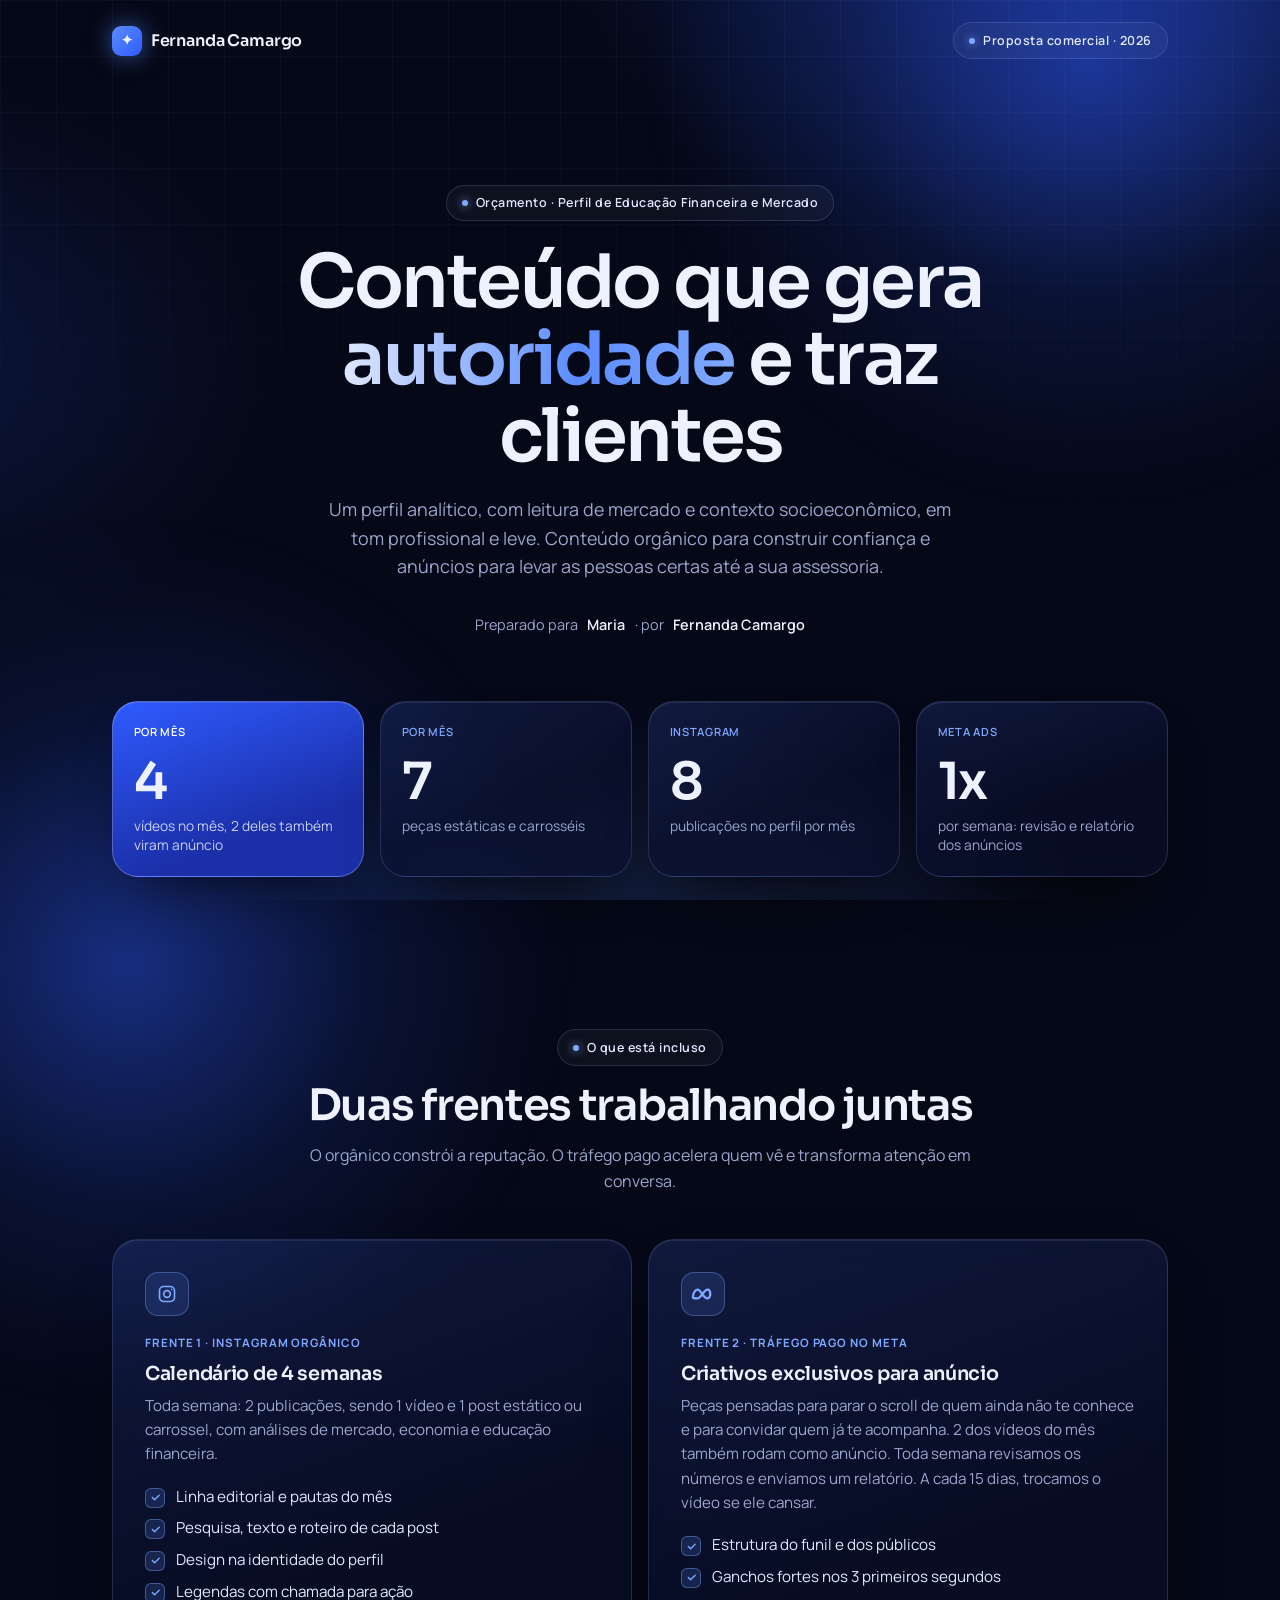
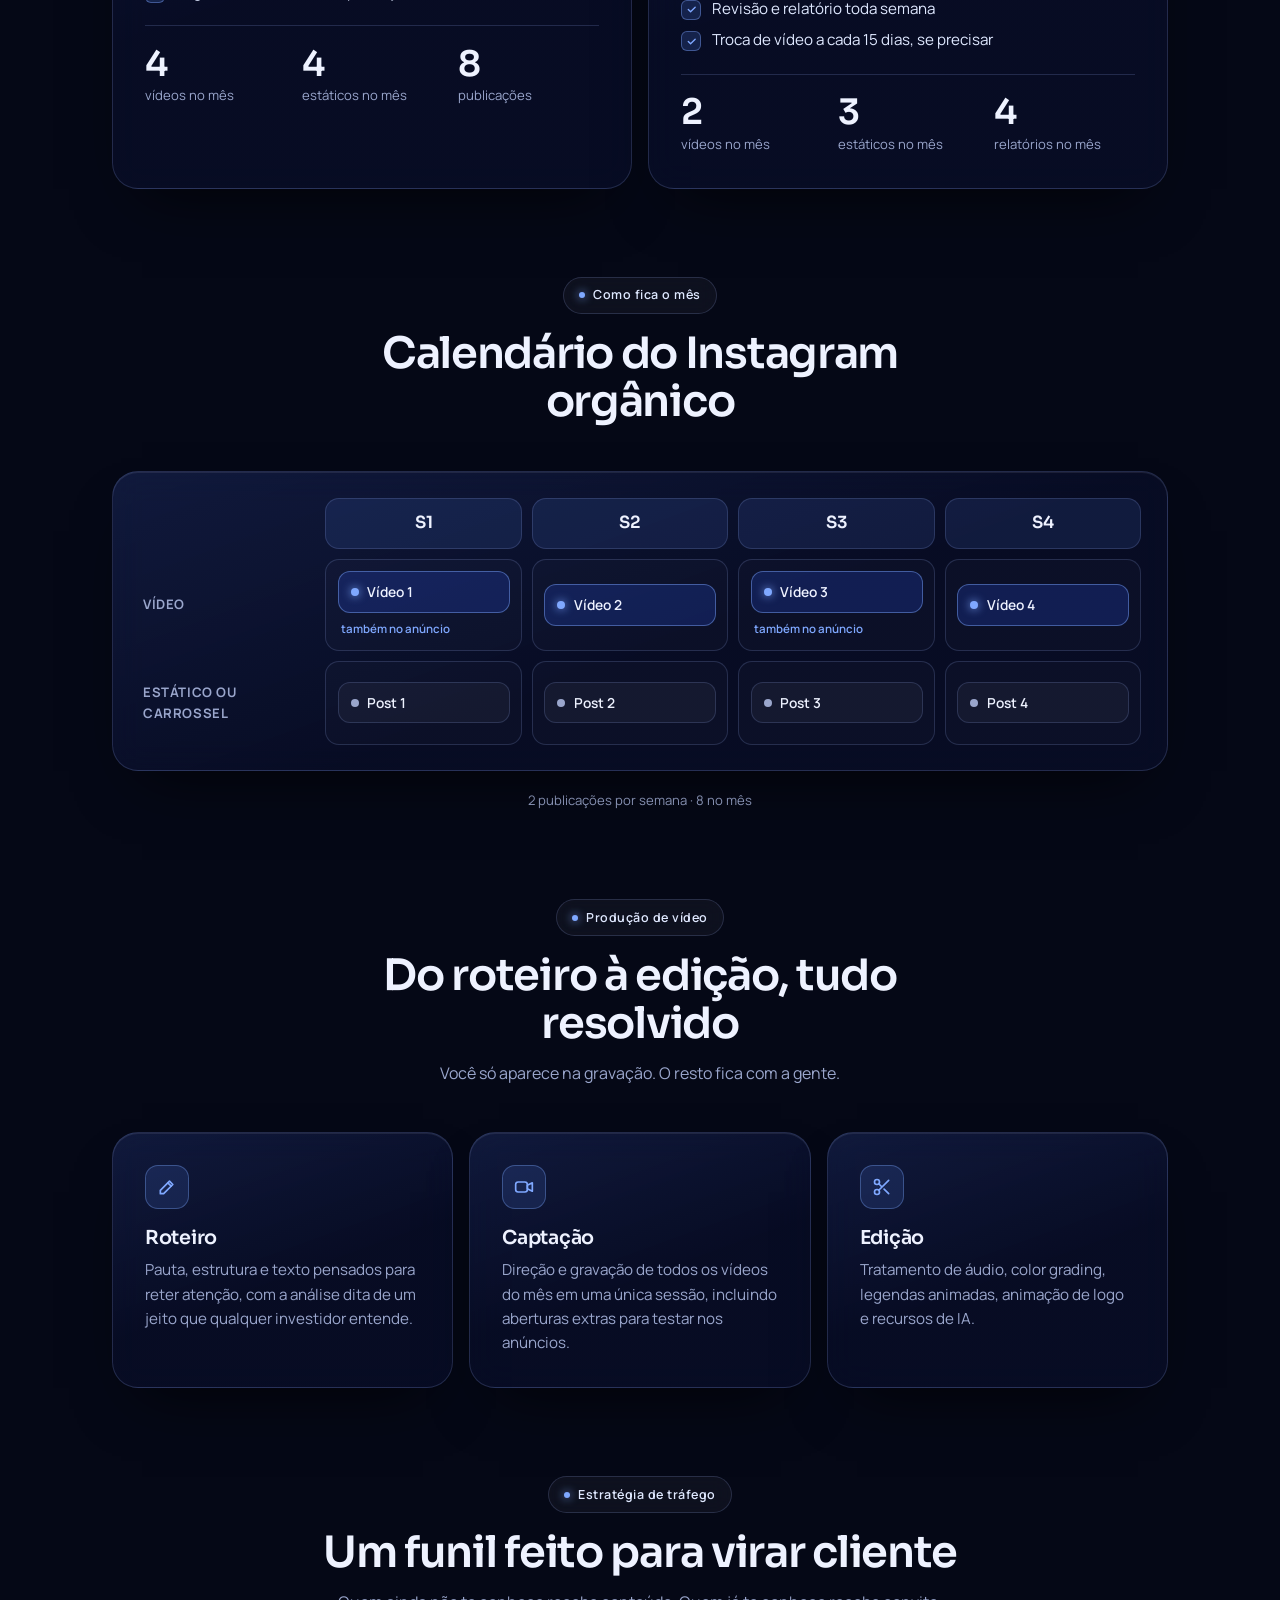
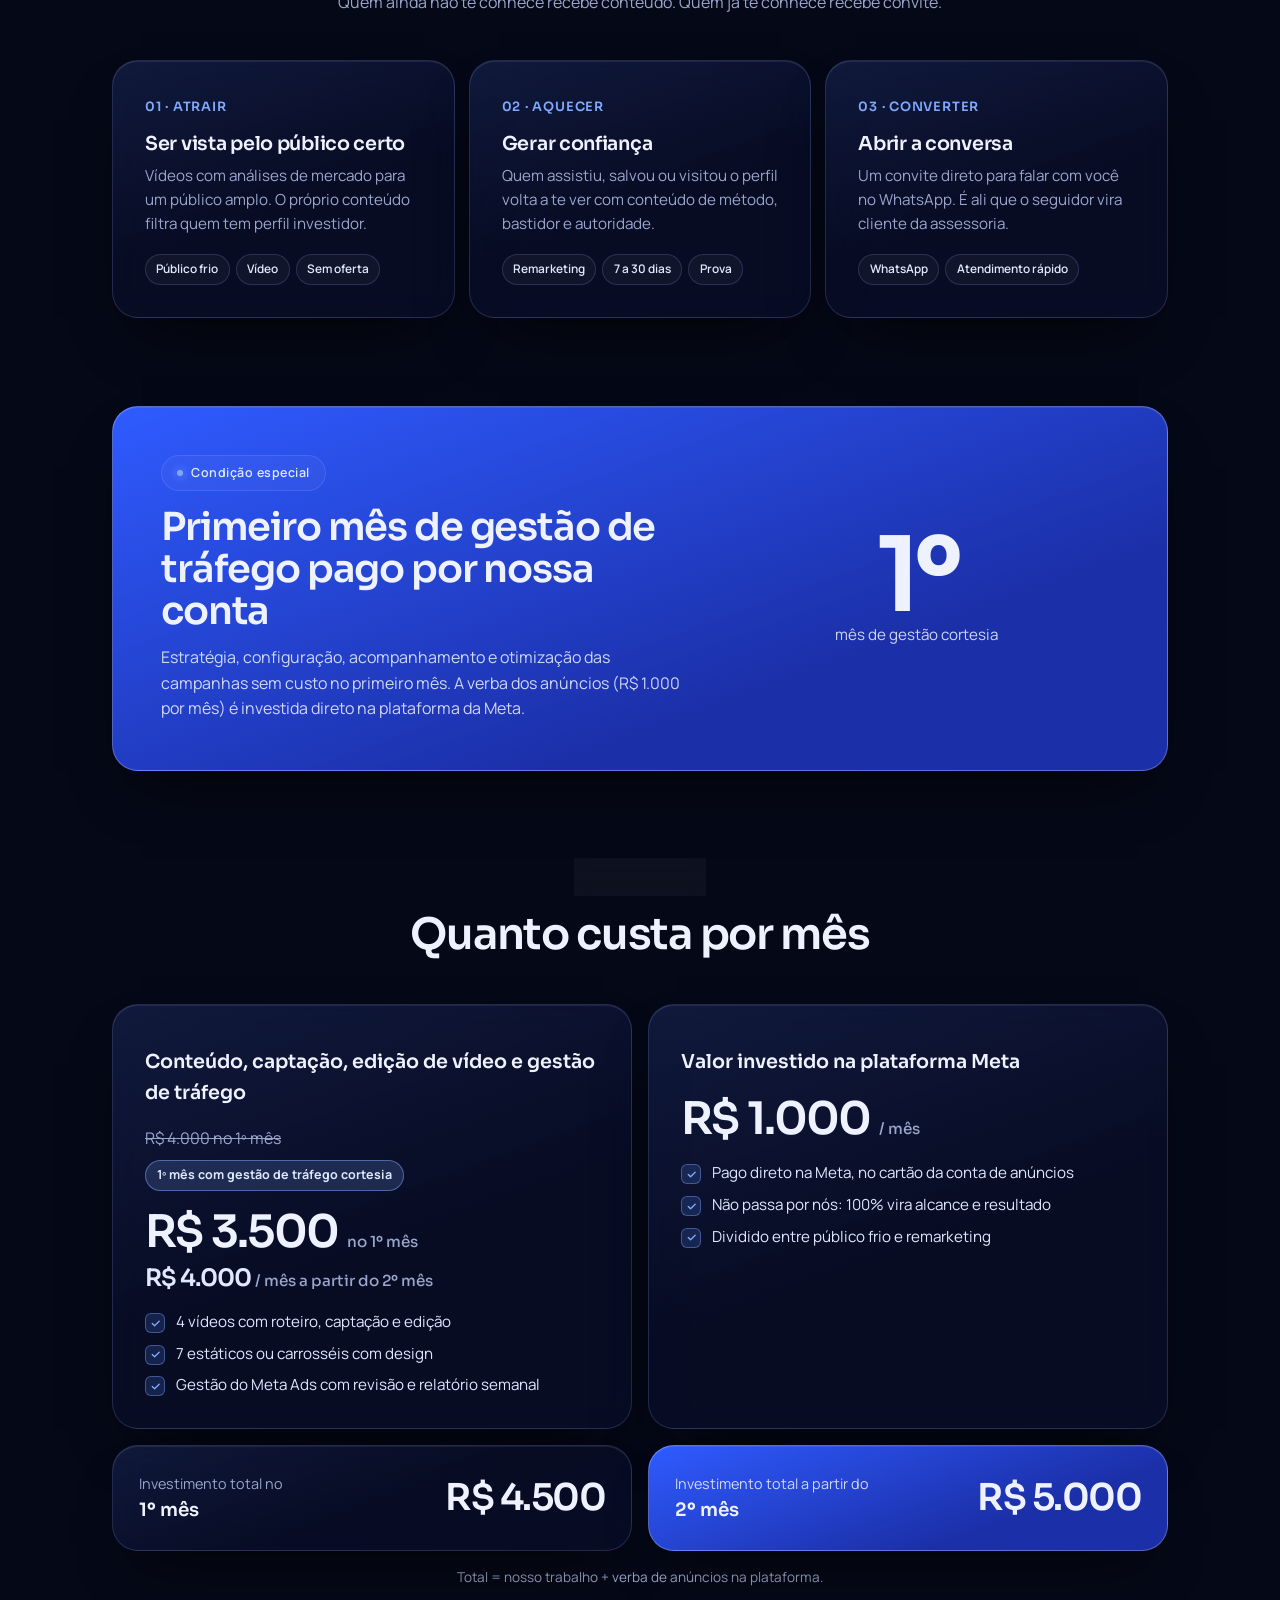
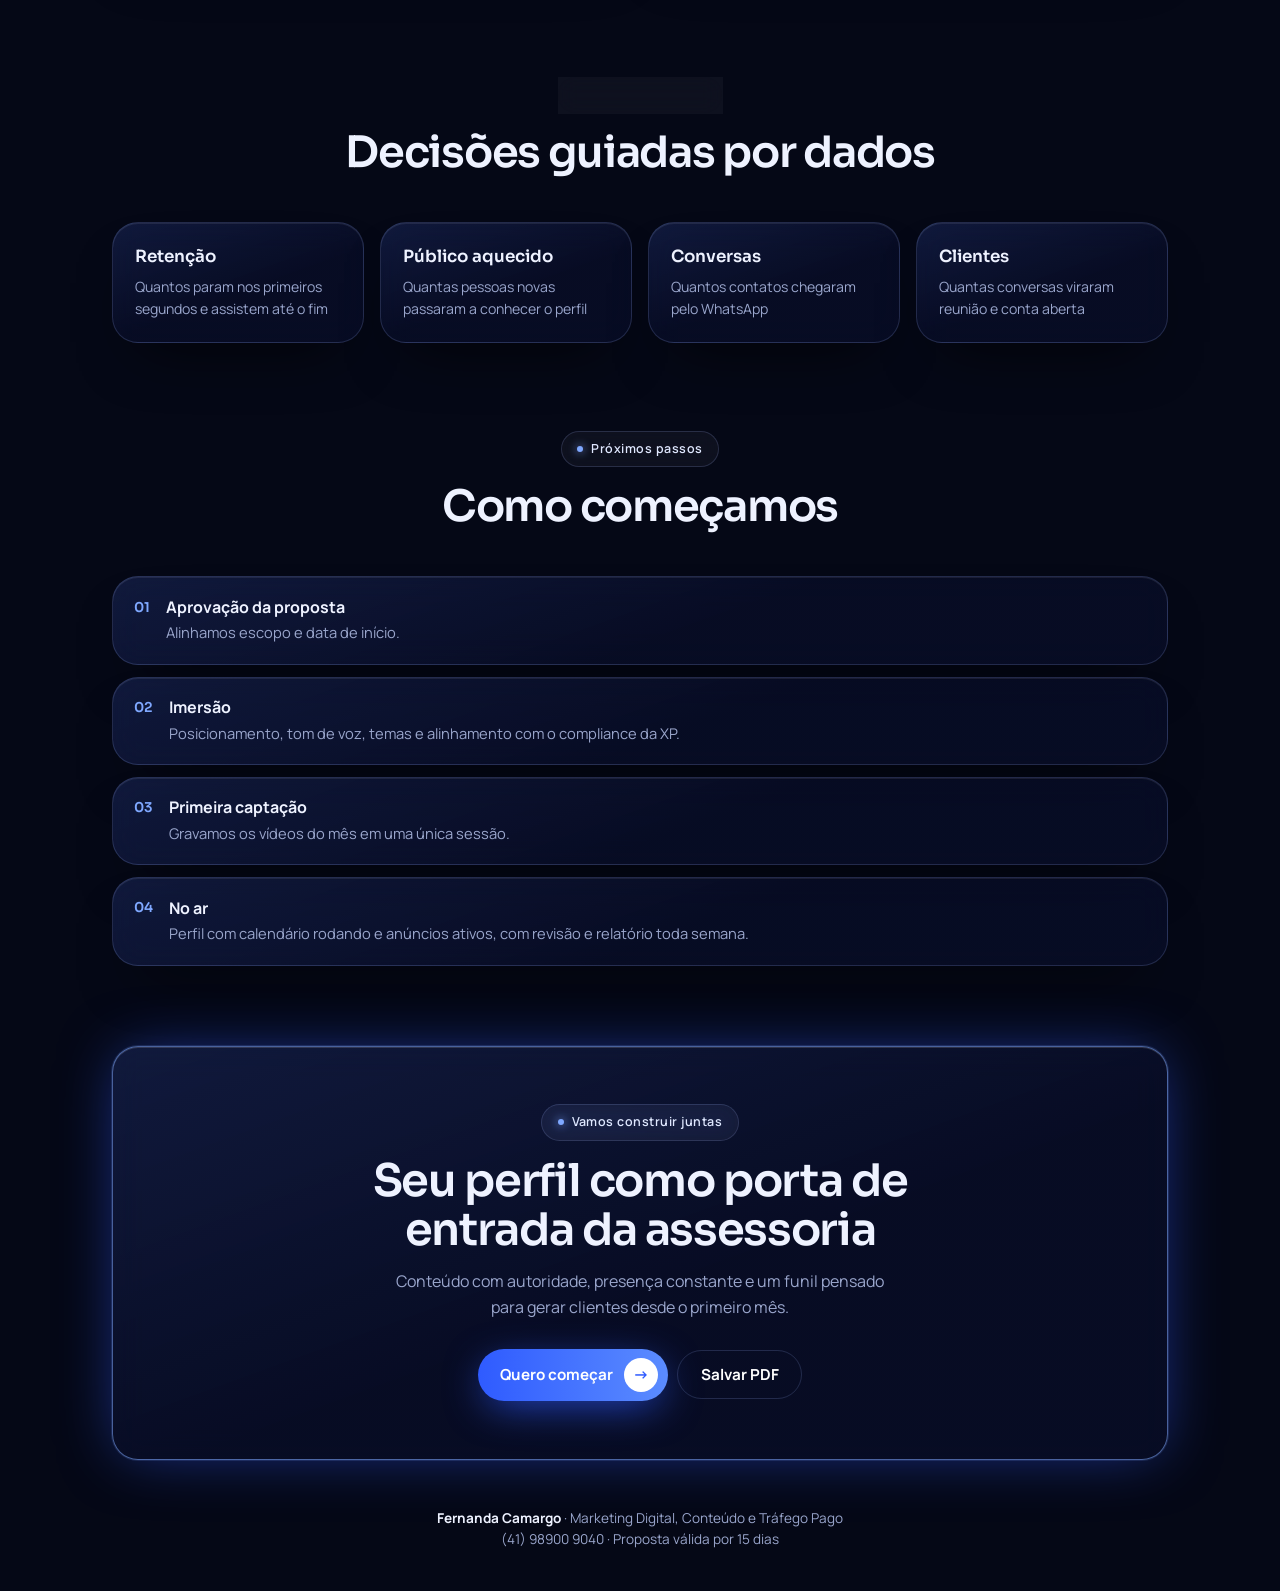
<file: orcamentos/maria-educacao-financeira-q7m4.html>
<!DOCTYPE html>
<html lang="pt-BR">
<head>
  <meta charset="UTF-8" />
  <meta name="viewport" content="width=device-width, initial-scale=1.0" />
  <!-- proposta fora do ar público: não aparece no Google nem no menu do portfólio -->
  <meta name="robots" content="noindex, nofollow, noarchive" />
  <title>Proposta · Maria</title>
  <link rel="preconnect" href="https://fonts.googleapis.com" />
  <link rel="preconnect" href="https://fonts.gstatic.com" crossorigin />
  <link href="https://fonts.googleapis.com/css2?family=Manrope:wght@400;500;600;700&family=Sora:wght@400;500;600&display=swap" rel="stylesheet" />
  <link rel="stylesheet" href="orcamento.css" />
  <link rel="icon" href="data:image/svg+xml,<svg xmlns='http://www.w3.org/2000/svg' viewBox='0 0 100 100'><rect width='100' height='100' rx='24' fill='%232f5bff'/><text x='50' y='68' font-size='54' text-anchor='middle' fill='white'>✦</text></svg>" />
</head>
<body>

  <span class="pulse pulse--a" aria-hidden="true"></span>
  <span class="pulse pulse--b" aria-hidden="true"></span>

  <div class="wrap">

    <!-- ══════════ TOPO ══════════ -->
    <header class="nav">
      <span class="brand"><span class="brand__mark">✦</span> Fernanda Camargo</span>
      <span class="tag">Proposta comercial · 2026</span>
    </header>

    <!-- ══════════ HERO ══════════ -->
    <section class="hero">
      <span class="tag">Orçamento · Perfil de Educação Financeira e Mercado</span>
      <h1>Conteúdo que gera <span>autoridade</span> e traz clientes</h1>
      <p>Um perfil analítico, com leitura de mercado e contexto socioeconômico, em tom profissional e leve. Conteúdo orgânico para construir confiança e anúncios para levar as pessoas certas até a sua assessoria.</p>
      <div class="hero__para">Preparado para <strong>Maria</strong> · por <strong>Fernanda Camargo</strong></div>

      <div class="kpis">
        <div class="glass glass--solid kpi">
          <span class="kpi__chip">Por mês</span>
          <div class="kpi__num">4</div>
          <div class="kpi__label">vídeos no mês, 2 deles também viram anúncio</div>
        </div>
        <div class="glass kpi">
          <span class="kpi__chip">Por mês</span>
          <div class="kpi__num">7</div>
          <div class="kpi__label">peças estáticas e carrosséis</div>
        </div>
        <div class="glass kpi">
          <span class="kpi__chip">Instagram</span>
          <div class="kpi__num">8</div>
          <div class="kpi__label">publicações no perfil por mês</div>
        </div>
        <div class="glass kpi">
          <span class="kpi__chip">Meta Ads</span>
          <div class="kpi__num">1x</div>
          <div class="kpi__label">por semana: revisão e relatório dos anúncios</div>
        </div>
      </div>
    </section>

    <!-- ══════════ ESCOPO ══════════ -->
    <section class="section">
      <div class="section__head">
        <span class="tag">O que está incluso</span>
        <h2>Duas frentes trabalhando juntas</h2>
        <p>O orgânico constrói a reputação. O tráfego pago acelera quem vê e transforma atenção em conversa.</p>
      </div>

      <div class="grid-2">
        <article class="glass card">
          <div class="card__icon" title="Instagram"><svg viewBox="0 0 24 24" fill="none" stroke="currentColor" stroke-width="2" stroke-linecap="round" stroke-linejoin="round"><rect x="3" y="3" width="18" height="18" rx="5"/><circle cx="12" cy="12" r="4"/><circle cx="17.5" cy="6.5" r="1" fill="currentColor" stroke="none"/></svg></div>
          <span class="card__eyebrow">Frente 1 · Instagram orgânico</span>
          <h3>Calendário de 4 semanas</h3>
          <p>Toda semana: 2 publicações, sendo 1 vídeo e 1 post estático ou carrossel, com análises de mercado, economia e educação financeira.</p>
          <ul class="checks">
            <li>Linha editorial e pautas do mês</li>
            <li>Pesquisa, texto e roteiro de cada post</li>
            <li>Design na identidade do perfil</li>
            <li>Legendas com chamada para ação</li>
          </ul>
          <div class="split">
            <div><strong>4</strong><span>vídeos no mês</span></div>
            <div><strong>4</strong><span>estáticos no mês</span></div>
            <div><strong>8</strong><span>publicações</span></div>
          </div>
        </article>

        <article class="glass card">
          <div class="card__icon card__icon--meta" title="Meta"><svg viewBox="0 0 36 24" fill="none" stroke="currentColor" stroke-width="3.2" stroke-linecap="round" stroke-linejoin="round"><path d="M4 17c0-6 3-11 6.5-11 4.5 0 8.5 12 13 12 3 0 4.5-2.5 4.5-6s-1.5-6-4-6C19.5 6 15 18 10.5 18 6.5 18 4 18 4 17z"/></svg></div>
          <span class="card__eyebrow">Frente 2 · Tráfego pago no Meta</span>
          <h3>Criativos exclusivos para anúncio</h3>
          <p>Peças pensadas para parar o scroll de quem ainda não te conhece e para convidar quem já te acompanha. 2 dos vídeos do mês também rodam como anúncio. Toda semana revisamos os números e enviamos um relatório. A cada 15 dias, trocamos o vídeo se ele cansar.</p>
          <ul class="checks">
            <li>Estrutura do funil e dos públicos</li>
            <li>Ganchos fortes nos 3 primeiros segundos</li>
            <li>Revisão e relatório toda semana</li>
            <li>Troca de vídeo a cada 15 dias, se precisar</li>
          </ul>
          <div class="split">
            <div><strong>2</strong><span>vídeos no mês</span></div>
            <div><strong>3</strong><span>estáticos no mês</span></div>
            <div><strong>4</strong><span>relatórios no mês</span></div>
          </div>
        </article>
      </div>
    </section>

    <!-- ══════════ CALENDÁRIO ══════════ -->
    <section class="section">
      <div class="section__head">
        <span class="tag">Como fica o mês</span>
        <h2>Calendário do Instagram orgânico</h2>
      </div>

      <div class="glass cal">
        <div class="cal__grid">
          <div class="cal__corner"></div>
          <div class="cal__head">S1</div>
          <div class="cal__head">S2</div>
          <div class="cal__head">S3</div>
          <div class="cal__head">S4</div>

          <div class="cal__row">Vídeo</div>
          <div class="cal__cell"><span class="pill pill--video"><i></i>Vídeo 1</span><small>também no anúncio</small></div>
          <div class="cal__cell"><span class="pill pill--video"><i></i>Vídeo 2</span></div>
          <div class="cal__cell"><span class="pill pill--video"><i></i>Vídeo 3</span><small>também no anúncio</small></div>
          <div class="cal__cell"><span class="pill pill--video"><i></i>Vídeo 4</span></div>

          <div class="cal__row">Estático ou carrossel</div>
          <div class="cal__cell"><span class="pill"><i></i>Post 1</span></div>
          <div class="cal__cell"><span class="pill"><i></i>Post 2</span></div>
          <div class="cal__cell"><span class="pill"><i></i>Post 3</span></div>
          <div class="cal__cell"><span class="pill"><i></i>Post 4</span></div>
        </div>
      </div>
      <div class="legend">
        <span>2 publicações por semana · 8 no mês</span>
      </div>
    </section>

    <!-- ══════════ PRODUÇÃO ══════════ -->
    <section class="section">
      <div class="section__head">
        <span class="tag">Produção de vídeo</span>
        <h2>Do roteiro à edição, tudo resolvido</h2>
        <p>Você só aparece na gravação. O resto fica com a gente.</p>
      </div>
      <div class="grid-3">
        <article class="glass card">
          <div class="card__icon"><svg viewBox="0 0 24 24" fill="none" stroke="currentColor" stroke-width="2" stroke-linecap="round" stroke-linejoin="round"><path d="M4 20h4L19 9l-4-4L4 16z"/><path d="M13 7l4 4"/></svg></div>
          <h3>Roteiro</h3>
          <p>Pauta, estrutura e texto pensados para reter atenção, com a análise dita de um jeito que qualquer investidor entende.</p>
        </article>
        <article class="glass card">
          <div class="card__icon"><svg viewBox="0 0 24 24" fill="none" stroke="currentColor" stroke-width="2" stroke-linecap="round" stroke-linejoin="round"><rect x="2" y="6" width="14" height="12" rx="3"/><path d="M16 10l6-3v10l-6-3z"/></svg></div>
          <h3>Captação</h3>
          <p>Direção e gravação de todos os vídeos do mês em uma única sessão, incluindo aberturas extras para testar nos anúncios.</p>
        </article>
        <article class="glass card">
          <div class="card__icon"><svg viewBox="0 0 24 24" fill="none" stroke="currentColor" stroke-width="2" stroke-linecap="round" stroke-linejoin="round"><circle cx="6" cy="6" r="3"/><circle cx="6" cy="18" r="3"/><path d="M20 4L8.1 15.9M14.5 14.5L20 20M8.1 8.1L12 12"/></svg></div>
          <h3>Edição</h3>
          <p>Tratamento de áudio, color grading, legendas animadas, animação de logo e recursos de IA.</p>
        </article>
      </div>
    </section>

    <!-- ══════════ FUNIL ══════════ -->
    <section class="section">
      <div class="section__head">
        <span class="tag">Estratégia de tráfego</span>
        <h2>Um funil feito para virar cliente</h2>
        <p>Quem ainda não te conhece recebe conteúdo. Quem já te conhece recebe convite.</p>
      </div>
      <div class="funnel">
        <article class="glass card step">
          <span class="step__num">01 · ATRAIR</span>
          <h3>Ser vista pelo público certo</h3>
          <p>Vídeos com análises de mercado para um público amplo. O próprio conteúdo filtra quem tem perfil investidor.</p>
          <div class="step__meta"><span>Público frio</span><span>Vídeo</span><span>Sem oferta</span></div>
        </article>
        <article class="glass card step">
          <span class="step__num">02 · AQUECER</span>
          <h3>Gerar confiança</h3>
          <p>Quem assistiu, salvou ou visitou o perfil volta a te ver com conteúdo de método, bastidor e autoridade.</p>
          <div class="step__meta"><span>Remarketing</span><span>7 a 30 dias</span><span>Prova</span></div>
        </article>
        <article class="glass card step">
          <span class="step__num">03 · CONVERTER</span>
          <h3>Abrir a conversa</h3>
          <p>Um convite direto para falar com você no WhatsApp. É ali que o seguidor vira cliente da assessoria.</p>
          <div class="step__meta"><span>WhatsApp</span><span>Atendimento rápido</span></div>
        </article>
      </div>
    </section>

    <!-- ══════════ BÔNUS ══════════ -->
    <section class="section">
      <div class="glass glass--solid bonus">
        <div>
          <span class="tag">Condição especial</span>
          <h2>Primeiro mês de gestão de tráfego pago por nossa conta</h2>
          <p>Estratégia, configuração, acompanhamento e otimização das campanhas sem custo no primeiro mês. A verba dos anúncios (R$ 1.000 por mês) é investida direto na plataforma da Meta.</p>
        </div>
        <div class="bonus__big">
          <strong>1º</strong>
          <span>mês de gestão cortesia</span>
        </div>
      </div>
    </section>

    <!-- ══════════ INVESTIMENTO ══════════ -->
    <section class="section">
      <div class="section__head">
        <span class="tag">Investimento</span>
        <h2>Quanto custa por mês</h2>
      </div>
      <div class="grid-2">
        <article class="glass price">
          <h3>Conteúdo, captação, edição de vídeo e gestão de tráfego</h3>
          <div class="price__old">R$ 4.000 no 1º mês</div>
          <span class="price__badge">1º mês com gestão de tráfego cortesia</span>
          <div class="price__value">R$ 3.500 <small>no 1º mês</small></div>
          <div class="price__value price__value--sm">R$ 4.000 <small>/ mês a partir do 2º mês</small></div>
          <ul class="checks">
            <li>4 vídeos com roteiro, captação e edição</li>
            <li>7 estáticos ou carrosséis com design</li>
            <li>Gestão do Meta Ads com revisão e relatório semanal</li>
          </ul>
        </article>
        <article class="glass price">
          <h3>Valor investido na plataforma Meta</h3>
          <div class="price__value">R$ 1.000 <small>/ mês</small></div>
          <ul class="checks">
            <li>Pago direto na Meta, no cartão da conta de anúncios</li>
            <li>Não passa por nós: 100% vira alcance e resultado</li>
            <li>Dividido entre público frio e remarketing</li>
          </ul>
        </article>
      </div>
      <div class="totals">
        <div class="glass total"><div><span>Investimento total no</span><strong>1º mês</strong></div><b>R$ 4.500</b></div>
        <div class="glass glass--solid total"><div><span>Investimento total a partir do</span><strong>2º mês</strong></div><b>R$ 5.000</b></div>
      </div>
      <p class="nota-preco">Total = nosso trabalho + verba de anúncios na plataforma.</p>
    </section>

    <!-- ══════════ MEDIÇÃO ══════════ -->
    <section class="section">
      <div class="section__head">
        <span class="tag">Acompanhamento</span>
        <h2>Decisões guiadas por dados</h2>
      </div>
      <div class="grid-4">
        <div class="glass metric"><strong>Retenção</strong><span>Quantos param nos primeiros segundos e assistem até o fim</span></div>
        <div class="glass metric"><strong>Público aquecido</strong><span>Quantas pessoas novas passaram a conhecer o perfil</span></div>
        <div class="glass metric"><strong>Conversas</strong><span>Quantos contatos chegaram pelo WhatsApp</span></div>
        <div class="glass metric"><strong>Clientes</strong><span>Quantas conversas viraram reunião e conta aberta</span></div>
      </div>
    </section>

    <!-- ══════════ PRÓXIMOS PASSOS ══════════ -->
    <section class="section">
      <div class="section__head">
        <span class="tag">Próximos passos</span>
        <h2>Como começamos</h2>
      </div>
      <ol class="steps-list">
        <li class="glass"><div><strong>Aprovação da proposta</strong><span>Alinhamos escopo e data de início.</span></div></li>
        <li class="glass"><div><strong>Imersão</strong><span>Posicionamento, tom de voz, temas e alinhamento com o compliance da XP.</span></div></li>
        <li class="glass"><div><strong>Primeira captação</strong><span>Gravamos os vídeos do mês em uma única sessão.</span></div></li>
        <li class="glass"><div><strong>No ar</strong><span>Perfil com calendário rodando e anúncios ativos, com revisão e relatório toda semana.</span></div></li>
      </ol>

      <div class="glass glass--glow cta">
        <span class="tag">Vamos construir juntas</span>
        <h2>Seu perfil como porta de entrada da assessoria</h2>
        <p>Conteúdo com autoridade, presença constante e um funil pensado para gerar clientes desde o primeiro mês.</p>
        <a class="btn no-print" href="https://wa.me/5541989009040?text=Oi%2C%20Fernanda!%20Vi%20a%20proposta%20e%20quero%20conversar." target="_blank" rel="noopener">Quero começar <b>→</b></a>
        <button type="button" class="btn btn--ghost no-print" onclick="window.print()">Salvar PDF</button>
      </div>
    </section>

    <footer>
      <strong>Fernanda Camargo</strong> · Marketing Digital, Conteúdo e Tráfego Pago<br />
      (41) 98900 9040 · Proposta válida por 15 dias
    </footer>

  </div>

</body>
</html>
</file>
<file: orcamentos/orcamento.css>
/* ═══════════════════════════════════════════
   Orçamentos · Fernanda Camargo
   Visual comercial: azul profundo + vidro
   ═══════════════════════════════════════════ */

:root {
  --bg: #050816;
  --bg-2: #0a1030;
  --navy: #0d1640;
  --blue: #2f5bff;
  --blue-2: #5b8cff;
  --glow: #7fa8ff;
  --ice: #dfe8ff;
  --text: #eef2ff;
  --muted: #9aa6cc;
  --line: rgba(160, 185, 255, 0.18);
  --glass: rgba(30, 50, 130, 0.22);
  --glass-2: rgba(255, 255, 255, 0.04);
  --radius: 26px;
  --font-display: "Sora", sans-serif;
  --font-body: "Manrope", sans-serif;
}

* { margin: 0; padding: 0; box-sizing: border-box; }
html { scroll-behavior: smooth; }

body {
  font-family: var(--font-body);
  background: var(--bg);
  color: var(--text);
  line-height: 1.6;
  overflow-x: clip;
  -webkit-font-smoothing: antialiased;
}

/* fundo: grade fina + brilhos azuis */
body::before {
  content: "";
  position: fixed;
  inset: 0;
  z-index: -2;
  background:
    radial-gradient(900px 600px at 85% -10%, rgba(47, 91, 255, 0.35), transparent 60%),
    radial-gradient(700px 500px at -10% 40%, rgba(47, 91, 255, 0.18), transparent 60%),
    radial-gradient(800px 500px at 50% 110%, rgba(91, 140, 255, 0.22), transparent 60%),
    var(--bg);
}
body::after {
  content: "";
  position: fixed;
  inset: 0;
  z-index: -1;
  background-image:
    linear-gradient(rgba(127, 168, 255, 0.05) 1px, transparent 1px),
    linear-gradient(90deg, rgba(127, 168, 255, 0.05) 1px, transparent 1px);
  background-size: 56px 56px;
  mask-image: linear-gradient(to bottom, #000 0%, transparent 70%);
  -webkit-mask-image: linear-gradient(to bottom, #000 0%, transparent 70%);
}

.wrap { max-width: 1120px; margin: 0 auto; padding: 0 16px; }
@media (min-width: 720px) { .wrap { padding: 0 32px; } }

/* luz de fundo que respira */
.pulse {
  position: fixed;
  z-index: -1;
  width: 70vmax; height: 70vmax;
  border-radius: 50%;
  pointer-events: none;
  background: radial-gradient(closest-side, rgba(47, 91, 255, 0.45), rgba(47, 91, 255, 0.12) 55%, transparent);
  animation: respira 7s ease-in-out infinite;
}
.pulse--a { top: -30vmax; right: -20vmax; }
.pulse--b { bottom: -40vmax; left: -25vmax; animation-delay: -3.5s; }
@keyframes respira {
  0%, 100% { opacity: 0.35; transform: scale(0.92); }
  50% { opacity: 1; transform: scale(1.06); }
}
@media (prefers-reduced-motion: reduce) { .pulse { animation: none; opacity: 0.7; } }

/* ── Topo ─────────────────────────────── */
.nav {
  display: flex;
  justify-content: space-between;
  align-items: center;
  padding: 1.4rem 0;
  gap: 1rem;
}
.brand { font-family: var(--font-display); font-weight: 600; letter-spacing: -0.01em; display: flex; align-items: center; gap: 0.55rem; }
.brand__mark {
  width: 30px; height: 30px; border-radius: 9px;
  background: linear-gradient(135deg, var(--blue-2), var(--blue));
  box-shadow: 0 0 24px rgba(91, 140, 255, 0.6);
  display: grid; place-items: center; font-size: 0.85rem;
}
.tag {
  display: inline-flex; align-items: center; gap: 0.5rem;
  font-size: 0.78rem; font-weight: 600; letter-spacing: 0.04em;
  color: var(--ice);
  padding: 0.45rem 0.95rem;
  border-radius: 999px;
  border: 1px solid var(--line);
  background: var(--glass-2);
  backdrop-filter: blur(10px);
}
.tag::before { content: ""; width: 6px; height: 6px; border-radius: 50%; background: var(--glow); box-shadow: 0 0 10px var(--glow); }

/* ── Hero ─────────────────────────────── */
.hero { padding: clamp(3rem, 9vw, 6.5rem) 0 clamp(2.5rem, 6vw, 4rem); text-align: center; }
.hero h1 {
  font-family: var(--font-display);
  font-weight: 600;
  font-size: clamp(2.3rem, 7vw, 4.6rem);
  line-height: 1.05;
  letter-spacing: -0.035em;
  margin: 1.4rem auto 1.2rem;
  max-width: 15ch;
}
.hero h1 span {
  background: linear-gradient(90deg, var(--ice), var(--blue-2) 60%, var(--glow));
  -webkit-background-clip: text; background-clip: text; color: transparent;
}
.hero p { color: var(--muted); max-width: 58ch; margin: 0 auto; font-size: clamp(1rem, 2vw, 1.12rem); }
.hero__para { margin-top: 2rem; display: inline-flex; gap: 0.6rem; align-items: center; flex-wrap: wrap; justify-content: center; font-size: 0.9rem; color: var(--muted); }
.hero__para strong { color: var(--text); font-weight: 600; }

/* ── Cards de vidro ───────────────────── */
.glass {
  position: relative;
  border-radius: var(--radius);
  background: linear-gradient(160deg, rgba(60, 90, 200, 0.22), rgba(10, 16, 48, 0.55) 55%);
  border: 1px solid var(--line);
  box-shadow: inset 0 1px 0 rgba(255, 255, 255, 0.08), 0 30px 60px -30px rgba(0, 0, 0, 0.8);
  backdrop-filter: blur(16px);
  -webkit-backdrop-filter: blur(16px);
  overflow: hidden;
}
.glass--glow { border-color: rgba(127, 168, 255, 0.55); box-shadow: inset 0 1px 0 rgba(255, 255, 255, 0.15), 0 0 0 1px rgba(127, 168, 255, 0.15), 0 0 60px -10px rgba(47, 91, 255, 0.55); }

.glass--solid { background: linear-gradient(160deg, #2f5bff, #1b2fa8 70%); border-color: rgba(255, 255, 255, 0.25); }
.glass--solid p, .glass--solid .kpi__label { color: rgba(238, 242, 255, 0.82); }

/* ── KPIs do hero ─────────────────────── */
.kpis { display: grid; grid-template-columns: repeat(2, 1fr); gap: 12px; margin-top: clamp(2.5rem, 6vw, 4rem); }
@media (min-width: 820px) { .kpis { grid-template-columns: repeat(4, 1fr); gap: 16px; } }
.kpi { padding: 1.3rem 1.3rem 1.4rem; text-align: left; }
.kpi__num { font-family: var(--font-display); font-weight: 600; font-size: clamp(2.2rem, 5vw, 3.2rem); letter-spacing: -0.04em; line-height: 1; }
.kpi__label { margin-top: 0.55rem; font-size: 0.86rem; color: var(--muted); line-height: 1.4; }
.kpi__chip { font-size: 0.7rem; font-weight: 600; letter-spacing: 0.06em; text-transform: uppercase; color: var(--glow); margin-bottom: 0.9rem; display: block; }
.glass--solid .kpi__chip { color: #fff; }

/* ── Seções ───────────────────────────── */
.section { padding: clamp(3rem, 8vw, 5.5rem) 0 0; }
.section__head { text-align: center; max-width: 680px; margin: 0 auto clamp(1.8rem, 4vw, 2.8rem); }
.section__head h2 {
  font-family: var(--font-display);
  font-weight: 600;
  font-size: clamp(1.7rem, 4.4vw, 2.7rem);
  line-height: 1.12;
  letter-spacing: -0.03em;
  margin-top: 1rem;
}
.section__head p { color: var(--muted); margin-top: 0.8rem; }

.grid-2 { display: grid; gap: 16px; }
.grid-3 { display: grid; gap: 16px; }
.grid-4 { display: grid; gap: 16px; grid-template-columns: repeat(2, 1fr); }
@media (min-width: 820px) {
  .grid-2 { grid-template-columns: 1fr 1fr; }
  .grid-3 { grid-template-columns: repeat(3, 1fr); }
  .grid-4 { grid-template-columns: repeat(4, 1fr); }
}

.card { padding: clamp(1.4rem, 3.5vw, 2rem); }
.card__icon {
  width: 44px; height: 44px; border-radius: 13px;
  display: grid; place-items: center;
  background: rgba(91, 140, 255, 0.14);
  border: 1px solid rgba(127, 168, 255, 0.35);
  color: var(--glow);
  margin-bottom: 1.1rem;
}
.card__icon svg { width: 20px; height: 20px; }
.card h3 { font-family: var(--font-display); font-weight: 600; font-size: 1.2rem; letter-spacing: -0.015em; line-height: 1.25; }
.card p { color: var(--muted); font-size: 0.95rem; margin-top: 0.5rem; }
.card__eyebrow { font-size: 0.72rem; font-weight: 700; letter-spacing: 0.08em; text-transform: uppercase; color: var(--glow); display: block; margin-bottom: 0.6rem; }

/* listas com check */
.checks { list-style: none; margin-top: 1.2rem; display: grid; gap: 0.6rem; }
.checks li { display: flex; gap: 0.7rem; font-size: 0.95rem; color: var(--ice); line-height: 1.45; }
.checks li::before {
  content: ""; flex: none; width: 18px; height: 18px; margin-top: 2px; border-radius: 6px;
  background: rgba(91, 140, 255, 0.18) url("data:image/svg+xml,%3Csvg xmlns='http://www.w3.org/2000/svg' viewBox='0 0 24 24' fill='none' stroke='%237fa8ff' stroke-width='3' stroke-linecap='round' stroke-linejoin='round'%3E%3Cpath d='M5 12l5 5L20 7'/%3E%3C/svg%3E") center / 11px no-repeat;
  border: 1px solid rgba(127, 168, 255, 0.4);
}

/* números grandes dentro do card de escopo */
.split { display: flex; gap: 1rem; margin-top: 1.4rem; padding-top: 1.3rem; border-top: 1px solid var(--line); flex-wrap: wrap; }
.split div { flex: 1; min-width: 0; }
.split strong { display: block; font-family: var(--font-display); font-size: 2.2rem; font-weight: 600; letter-spacing: -0.04em; line-height: 1; }
.split span { font-size: 0.82rem; color: var(--muted); }

/* ── Calendário semanal ───────────────── */
.weeks { display: grid; gap: 12px; grid-template-columns: repeat(2, minmax(0, 1fr)); }
.week { min-width: 0; }
@media (min-width: 820px) { .weeks { grid-template-columns: repeat(4, minmax(0, 1fr)); } }
.week { padding: 1.2rem; }
.week__title { font-size: 0.75rem; font-weight: 700; letter-spacing: 0.08em; text-transform: uppercase; color: var(--muted); }
.week__items { display: grid; gap: 8px; margin-top: 0.9rem; }
.pill {
  display: flex; align-items: center; gap: 0.55rem;
  font-size: 0.86rem; font-weight: 600;
  padding: 0.55rem 0.75rem; border-radius: 12px;
  background: rgba(255, 255, 255, 0.04);
  border: 1px solid var(--line);
}
.pill i { width: 8px; height: 8px; border-radius: 50%; background: var(--muted); flex: none; }
.pill--video { background: rgba(47, 91, 255, 0.2); border-color: rgba(127, 168, 255, 0.45); }
.pill--video i { background: var(--glow); box-shadow: 0 0 10px var(--glow); }
.pill--ads { background: linear-gradient(90deg, rgba(47, 91, 255, 0.55), rgba(47, 91, 255, 0.2)); border-color: rgba(127, 168, 255, 0.7); }
.pill--ads i { background: #fff; box-shadow: 0 0 10px #fff; }
.legend { display: flex; flex-wrap: wrap; gap: 1.2rem; justify-content: center; margin-top: 1.2rem; font-size: 0.82rem; color: var(--muted); }
.legend span { display: inline-flex; align-items: center; gap: 0.45rem; }
.legend i { width: 8px; height: 8px; border-radius: 50%; display: inline-block; }

/* ── Funil ────────────────────────────── */
.funnel { display: grid; gap: 14px; }
@media (min-width: 820px) { .funnel { grid-template-columns: 1fr 1fr 1fr; } }
.step__num { font-family: var(--font-display); font-size: 0.8rem; font-weight: 600; color: var(--glow); letter-spacing: 0.06em; }
.step h3 { margin-top: 0.8rem; }
.step__meta { margin-top: 1.1rem; display: flex; flex-wrap: wrap; gap: 6px; }
.step__meta span { font-size: 0.74rem; font-weight: 600; padding: 0.3rem 0.65rem; border-radius: 999px; border: 1px solid var(--line); color: var(--ice); background: rgba(255, 255, 255, 0.04); }

/* ── Bônus ────────────────────────────── */
.bonus { padding: clamp(1.8rem, 5vw, 3rem); display: grid; gap: 1.6rem; align-items: center; }
@media (min-width: 820px) { .bonus { grid-template-columns: 1.3fr 1fr; } }
.bonus h2 { font-family: var(--font-display); font-weight: 600; font-size: clamp(1.6rem, 4vw, 2.4rem); letter-spacing: -0.03em; line-height: 1.1; margin-top: 0.9rem; }
.bonus p { color: rgba(238, 242, 255, 0.85); margin-top: 0.8rem; }
.bonus__big { text-align: center; }
.bonus__big strong { display: block; font-family: var(--font-display); font-size: clamp(4rem, 12vw, 6.5rem); font-weight: 600; letter-spacing: -0.06em; line-height: 0.9; }
.bonus__big span { font-size: 0.95rem; color: rgba(238, 242, 255, 0.85); }

/* ── Rotina / medição ─────────────────── */
.metric { padding: 1.3rem 1.4rem; }
.metric strong { font-family: var(--font-display); font-weight: 600; font-size: 1.05rem; display: block; }
.metric span { color: var(--muted); font-size: 0.88rem; display: block; margin-top: 0.3rem; }

/* ── Próximos passos + CTA ────────────── */
.steps-list { counter-reset: s; list-style: none; display: grid; gap: 12px; }
.steps-list li { counter-increment: s; display: flex; gap: 1rem; align-items: flex-start; padding: 1.1rem 1.3rem; }
.steps-list li::before {
  content: counter(s, decimal-leading-zero);
  font-family: var(--font-display); font-weight: 600; font-size: 0.85rem; color: var(--glow);
  padding-top: 2px;
}
.steps-list strong { display: block; font-weight: 700; }
.steps-list span { color: var(--muted); font-size: 0.92rem; }

.cta { margin-top: clamp(3rem, 8vw, 5rem); padding: clamp(2rem, 6vw, 3.6rem); text-align: center; }
.cta h2 { font-family: var(--font-display); font-weight: 600; font-size: clamp(1.7rem, 4.6vw, 2.8rem); letter-spacing: -0.03em; line-height: 1.1; max-width: 18ch; margin: 1rem auto 0; }
.cta p { color: var(--muted); margin: 0.9rem auto 0; max-width: 52ch; }
.btn {
  display: inline-flex; align-items: center; gap: 0.7rem;
  margin-top: 1.8rem;
  padding: 0.55rem 0.6rem 0.55rem 1.4rem;
  border-radius: 999px;
  background: linear-gradient(90deg, var(--blue), var(--blue-2));
  color: #fff; text-decoration: none; font-weight: 700; font-size: 0.95rem;
  box-shadow: 0 10px 40px -8px rgba(47, 91, 255, 0.8);
  border: 0; cursor: pointer; font-family: inherit;
}
.btn b { width: 34px; height: 34px; border-radius: 50%; background: #fff; color: var(--blue); display: grid; place-items: center; font-size: 1rem; }
.btn--ghost { background: transparent; border: 1px solid var(--line); box-shadow: none; padding: 0.8rem 1.4rem; margin-left: 0.4rem; }

footer { padding: 3rem 0 2.5rem; text-align: center; color: var(--muted); font-size: 0.85rem; }
footer strong { color: var(--text); }

/* ── Impressão / PDF ──────────────────── */
@media print {
  @page { margin: 10mm; size: A4; }
  * { -webkit-print-color-adjust: exact; print-color-adjust: exact; }
  body::after { display: none; }
  body::before { position: absolute; }
  .no-print { display: none !important; }
  .glass { backdrop-filter: none; -webkit-backdrop-filter: none; break-inside: avoid; }
  .section { break-inside: auto; }
  .hero { padding-top: 1.5rem; }
}

/* logos de plataforma no lugar do ícone */
.card__icon--meta svg { width: 26px; height: 26px; }

/* ── Investimento ─────────────────────── */
.price { padding: clamp(1.4rem, 3.5vw, 2rem); display: flex; flex-direction: column; }
.price__label { font-size: 0.72rem; font-weight: 700; letter-spacing: 0.08em; text-transform: uppercase; color: var(--glow); }
.price h3 { font-family: var(--font-display); font-weight: 600; font-size: 1.2rem; margin-top: 0.6rem; }
.price__value { font-family: var(--font-display); font-weight: 600; font-size: clamp(2.2rem, 5vw, 2.8rem); letter-spacing: -0.04em; line-height: 1; margin-top: 1.2rem; }
.price__value small { font-size: 0.95rem; font-weight: 500; letter-spacing: 0; color: var(--muted); }
.price__value--sm { font-size: 1.5rem; margin-top: 0.7rem; color: var(--ice); }
.price__old { text-decoration: line-through; color: var(--muted); font-size: 1rem; margin-top: 1.1rem; }
.price__badge { display: inline-block; margin-top: 0.5rem; font-size: 0.78rem; font-weight: 700; padding: 0.3rem 0.7rem; border-radius: 999px; background: rgba(127, 168, 255, 0.18); border: 1px solid rgba(127, 168, 255, 0.5); color: var(--ice); align-self: flex-start; }
.price .checks { margin-top: 1.3rem; }
.totals { display: grid; gap: 16px; margin-top: 16px; }
@media (min-width: 820px) { .totals { grid-template-columns: 1fr 1fr; } }
.total { padding: 1.4rem 1.6rem; display: flex; justify-content: space-between; align-items: center; gap: 1rem; flex-wrap: wrap; }
.total span { color: var(--muted); font-size: 0.9rem; display: block; }
.total strong { font-family: var(--font-display); font-size: 1.15rem; font-weight: 600; }
.total b { font-family: var(--font-display); font-size: clamp(1.8rem, 4vw, 2.3rem); font-weight: 600; letter-spacing: -0.04em; }
.glass--solid.total span { color: rgba(238, 242, 255, 0.85); }
.nota-preco { text-align: center; color: var(--muted); font-size: 0.85rem; margin-top: 1rem; }

/* ── Calendário S1 a S4 ───────────────── */
.cal { padding: clamp(1rem, 3vw, 1.6rem); overflow-x: auto; }
.cal__grid { display: grid; grid-template-columns: minmax(110px, 0.9fr) repeat(4, minmax(110px, 1fr)); gap: 10px; min-width: 560px; }
.cal__corner { }
.cal__head {
  font-family: var(--font-display); font-weight: 600; font-size: 1.05rem;
  text-align: center; padding: 0.7rem 0;
  border-radius: 14px; background: rgba(91, 140, 255, 0.12); border: 1px solid var(--line);
}
.cal__row { display: flex; align-items: center; font-size: 0.82rem; font-weight: 700; letter-spacing: 0.04em; text-transform: uppercase; color: var(--muted); padding-left: 0.3rem; }
.cal__cell {
  min-height: 84px; padding: 0.7rem; border-radius: 14px;
  border: 1px solid var(--line); background: rgba(255, 255, 255, 0.02);
  display: flex; flex-direction: column; justify-content: center; gap: 0.45rem;
}
.cal__cell .pill { justify-content: flex-start; }
.cal__cell small { font-size: 0.72rem; font-weight: 600; color: var(--glow); padding-left: 0.2rem; }
@media (max-width: 600px) {
  .cal { padding: 0.7rem; }
  .cal__grid { grid-template-columns: 52px repeat(4, minmax(0, 1fr)); gap: 5px; min-width: 0; }
  .cal__head { font-size: 0.85rem; padding: 0.45rem 0; border-radius: 10px; }
  .cal__row { font-size: 0.56rem; padding-left: 0; letter-spacing: 0.02em; }
  .cal__cell { min-height: 64px; padding: 0.3rem; border-radius: 10px; gap: 0.25rem; align-items: center; text-align: center; }
  .cal__cell .pill { font-size: 0.68rem; padding: 0.4rem 0.3rem; gap: 0.25rem; justify-content: center; border-radius: 9px; width: 100%; }
  .cal__cell .pill i { display: none; }
  .cal__cell .pill { white-space: nowrap; }
  .cal__cell small { font-size: 0.56rem; padding-left: 0; line-height: 1.2; }
}
</file>
